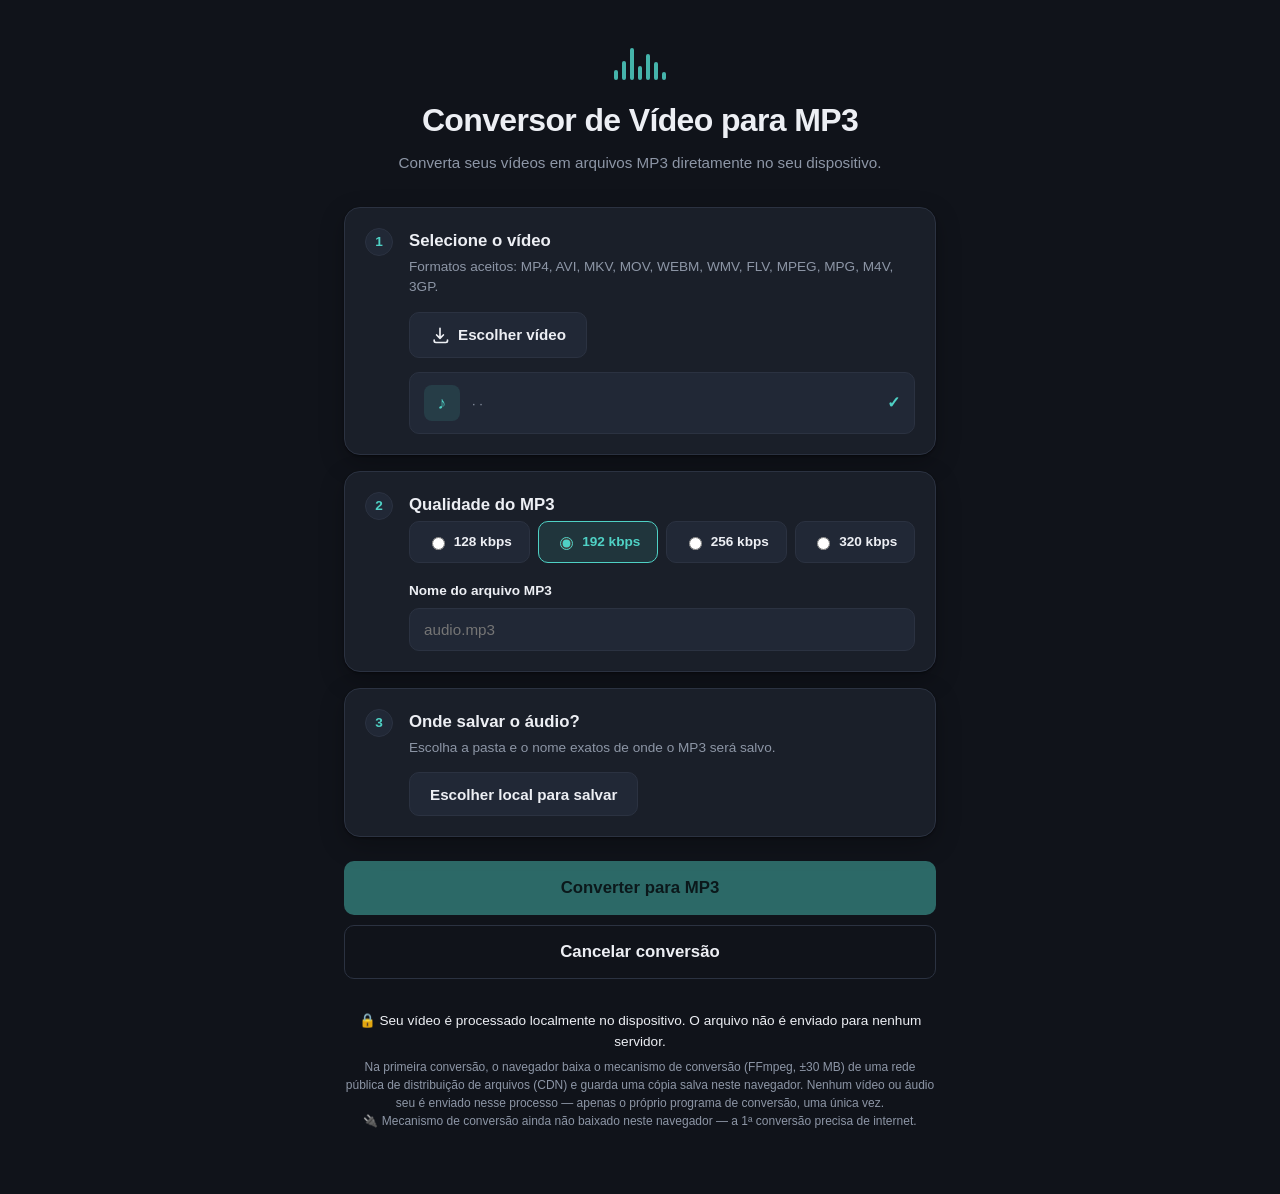
<file: index.html>
<!DOCTYPE html>
<html lang="pt-BR">
<head>
<meta charset="UTF-8">
<meta name="viewport" content="width=device-width, initial-scale=1.0">
<title>Conversor de Vídeo para MP3</title>
<meta name="description" content="Converta vídeos em áudio MP3 diretamente no seu navegador, sem enviar arquivos para nenhum servidor.">
<link rel="manifest" href="manifest.json">
<meta name="theme-color" content="#10131a">
<link rel="icon" href="icon-192.png">
<link rel="apple-touch-icon" href="icon-192.png">
<link rel="stylesheet" href="style.css">
</head>
<body>

<div class="app">

  <!-- Cabeçalho -->
  <header class="app-header">
    <div class="wave" aria-hidden="true">
      <span></span><span></span><span></span><span></span><span></span><span></span><span></span>
    </div>
    <h1>Conversor de Vídeo para MP3</h1>
    <p class="subtitle">Converta seus vídeos em arquivos MP3 diretamente no seu dispositivo.</p>
  </header>

  <!-- Aviso de compatibilidade (oculto por padrão) -->
  <div id="incompatible-banner" class="banner banner-danger" role="alert" hidden>
    <strong>Navegador incompatível.</strong>
    <span id="incompatible-message">Este navegador não tem suporte à conversão local de vídeos. Tente usar uma versão recente do Chrome, Edge ou Firefox.</span>
  </div>

  <main id="app-main">

    <!-- ETAPA 1: Selecionar vídeo -->
    <section class="card step" aria-labelledby="step1-title">
      <div class="step-marker" aria-hidden="true">1</div>
      <div class="step-body">
        <h2 id="step1-title">Selecione o vídeo</h2>
        <p class="hint">Formatos aceitos: MP4, AVI, MKV, MOV, WEBM, WMV, FLV, MPEG, MPG, M4V, 3GP.</p>

        <button type="button" id="btn-choose-video" class="btn btn-secondary">
          <svg viewBox="0 0 24 24" width="20" height="20" aria-hidden="true"><path fill="currentColor" d="M12 3a1 1 0 0 1 1 1v9.59l2.3-2.3a1 1 0 1 1 1.4 1.42l-4 4a1 1 0 0 1-1.4 0l-4-4a1 1 0 1 1 1.4-1.42l2.3 2.3V4a1 1 0 0 1 1-1Zm-7 14a1 1 0 0 1 1 1v1a1 1 0 0 0 1 1h12a1 1 0 0 0 1-1v-1a1 1 0 1 1 2 0v1a3 3 0 0 1-3 3H7a3 3 0 0 1-3-3v-1a1 1 0 0 1 1-1Z"/></svg>
          Escolher vídeo
        </button>
        <input type="file" id="video-input" class="visually-hidden"
               accept="video/*,.mkv,.wmv,.flv,.3gp,.mpg,.mpeg,.m4v,.avi,.mov,.webm,.mp4">

        <div id="file-info" class="file-info" hidden>
          <div class="file-info-icon" aria-hidden="true">♪</div>
          <div class="file-info-details">
            <p class="file-name" id="file-name"></p>
            <p class="file-meta">
              <span id="file-ext"></span> ·
              <span id="file-size"></span> ·
              <span id="file-duration"></span>
            </p>
          </div>
          <div class="file-info-check" aria-hidden="true">✓</div>
        </div>

        <p id="file-error" class="field-error" role="alert" hidden></p>
      </div>
    </section>

    <!-- ETAPA 2: Qualidade -->
    <section class="card step" aria-labelledby="step2-title">
      <div class="step-marker" aria-hidden="true">2</div>
      <div class="step-body">
        <h2 id="step2-title">Qualidade do MP3</h2>
        <div class="quality-options" role="radiogroup" aria-labelledby="step2-title">
          <label class="quality-option">
            <input type="radio" name="quality" value="128k">
            <span>128 kbps</span>
          </label>
          <label class="quality-option">
            <input type="radio" name="quality" value="192k" checked>
            <span>192 kbps</span>
          </label>
          <label class="quality-option">
            <input type="radio" name="quality" value="256k">
            <span>256 kbps</span>
          </label>
          <label class="quality-option">
            <input type="radio" name="quality" value="320k">
            <span>320 kbps</span>
          </label>
        </div>

        <label class="field-label" for="output-filename">Nome do arquivo MP3</label>
        <input type="text" id="output-filename" class="text-input" placeholder="audio.mp3">
      </div>
    </section>

    <!-- ETAPA 3: Onde salvar -->
    <section class="card step" aria-labelledby="step3-title">
      <div class="step-marker" aria-hidden="true">3</div>
      <div class="step-body">
        <h2 id="step3-title">Onde salvar o áudio?</h2>

        <div id="save-fsapi-block">
          <p class="hint">Escolha a pasta e o nome exatos de onde o MP3 será salvo.</p>
          <button type="button" id="btn-choose-folder" class="btn btn-secondary">Escolher local para salvar</button>
          <p id="save-location-status" class="location-status" hidden></p>
        </div>

        <div id="save-fallback-block" class="banner banner-info" hidden>
          Seu navegador não permite escolher a pasta diretamente. O MP3 será baixado através da caixa de downloads do navegador, que pode perguntar onde salvar, dependendo das configurações.
        </div>
      </div>
    </section>

    <!-- Botão principal -->
    <div class="convert-block">
      <button type="button" id="btn-convert" class="btn btn-primary btn-large" disabled>
        <span id="btn-convert-label">Converter para MP3</span>
      </button>
      <button type="button" id="btn-cancel" class="btn btn-outline btn-large" hidden>Cancelar conversão</button>

      <div id="progress-block" class="progress-block" hidden>
        <div class="progress-track" role="progressbar" aria-valuemin="0" aria-valuemax="100" aria-valuenow="0" id="progress-track">
          <div class="progress-fill" id="progress-fill"></div>
        </div>
        <p class="progress-label" id="progress-label" aria-live="polite">Preparando...</p>
      </div>
    </div>

    <p id="convert-error" class="field-error field-error-block" role="alert" hidden></p>

    <!-- Resultado -->
    <section id="result-block" class="card result-card" hidden aria-live="polite">
      <div class="result-icon" aria-hidden="true">✓</div>
      <h2>Conversão concluída!</h2>
      <div class="result-details">
        <p><strong>Arquivo:</strong> <span id="result-name"></span></p>
        <p><strong>Tamanho:</strong> <span id="result-size"></span></p>
        <p><strong>Duração:</strong> <span id="result-duration"></span></p>
      </div>
      <div class="result-actions">
        <button type="button" id="btn-save-mp3" class="btn btn-primary" hidden>Salvar MP3</button>
        <button type="button" id="btn-new-conversion" class="btn btn-outline">Nova conversão</button>
      </div>
    </section>

  </main>

  <footer class="app-footer">
    <p class="privacy-note">
      🔒 Seu vídeo é processado localmente no dispositivo. O arquivo não é enviado para nenhum servidor.
    </p>
    <p class="privacy-note-small">
      Na primeira conversão, o navegador baixa o mecanismo de conversão (FFmpeg, ±30&nbsp;MB) de uma rede pública de distribuição de arquivos (CDN) e guarda uma cópia salva neste navegador. Nenhum vídeo ou áudio seu é enviado nesse processo — apenas o próprio programa de conversão, uma única vez.
    </p>
    <p class="privacy-note-small" id="offline-status">Verificando disponibilidade offline...</p>
  </footer>

</div>

<script type="module" src="script.js"></script>
</body>
</html>
</file>
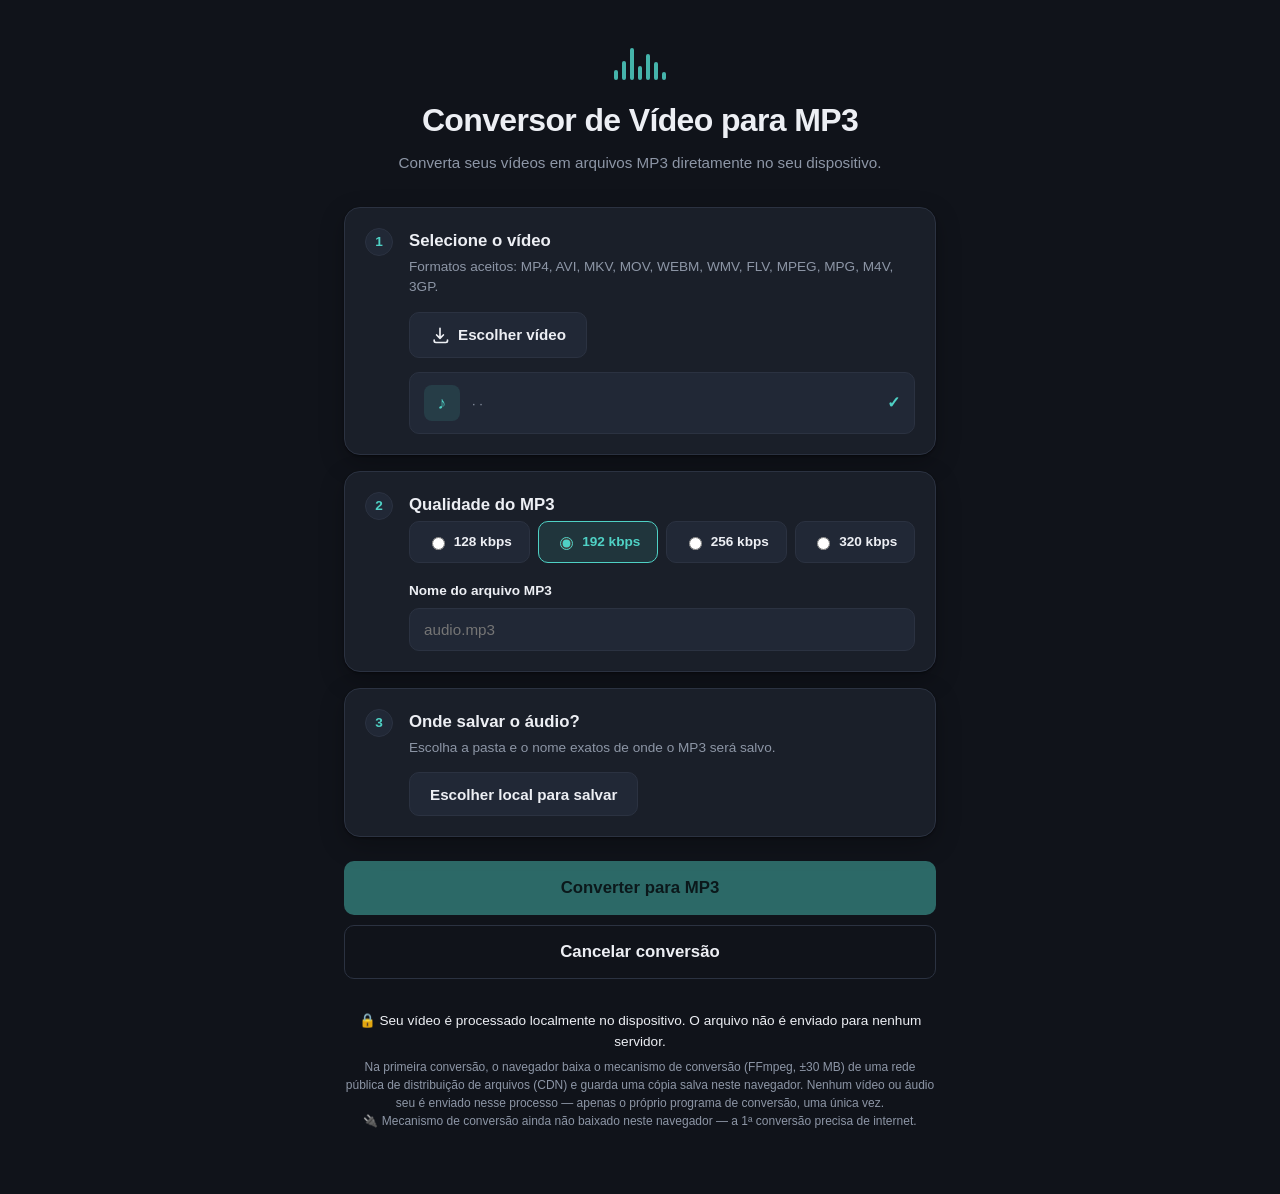
<file: conversor-video-mp3 (1).html>
<!DOCTYPE html>
<html lang="pt-BR">
<head>
<meta charset="UTF-8">
<meta name="viewport" content="width=device-width, initial-scale=1.0">
<title>Conversor de Vídeo para MP3</title>
<meta name="description" content="Converta vídeos em áudio MP3 diretamente no seu navegador, sem enviar arquivos para nenhum servidor.">
<style>
/* ============================================
   Tokens
============================================ */
:root {
  --bg: #10131a;
  --surface: #1a1f29;
  --surface-2: #212836;
  --border: #2b3241;
  --text: #edeff4;
  --text-muted: #8d96a6;
  --accent: #4fd1c5;
  --accent-strong: #2dbdaf;
  --accent-contrast: #06201d;
  --warn: #f2a65a;
  --danger: #f2666b;
  --danger-bg: #3a1f22;
  --info-bg: #1c2b36;
  --info-text: #a9d3e6;
  --radius: 10px;
  --radius-lg: 16px;
  --shadow: 0 1px 2px rgba(0, 0, 0, 0.4), 0 8px 24px rgba(0, 0, 0, 0.25);
  --font: -apple-system, BlinkMacSystemFont, "Segoe UI", Roboto, Helvetica, Arial, sans-serif;
}

* { box-sizing: border-box; }

html, body {
  margin: 0;
  padding: 0;
  background: var(--bg);
  color: var(--text);
  font-family: var(--font);
  -webkit-font-smoothing: antialiased;
}

body {
  min-height: 100vh;
  line-height: 1.5;
}

.visually-hidden {
  position: absolute !important;
  width: 1px; height: 1px;
  padding: 0; margin: -1px;
  overflow: hidden;
  clip: rect(0,0,0,0);
  white-space: nowrap;
  border: 0;
}

:focus-visible {
  outline: 2px solid var(--accent);
  outline-offset: 2px;
}

/* ============================================
   Layout
============================================ */
.app {
  max-width: 640px;
  margin: 0 auto;
  padding: 24px 16px 48px;
}

@media (min-width: 640px) {
  .app { padding: 48px 24px 64px; }
}

.app-header {
  text-align: center;
  margin-bottom: 32px;
}

.app-header h1 {
  font-size: clamp(1.5rem, 4vw, 2rem);
  font-weight: 700;
  letter-spacing: -0.02em;
  margin: 0 0 8px;
}

.subtitle {
  color: var(--text-muted);
  margin: 0;
  font-size: 0.95rem;
}

/* Waveform decoration */
.wave {
  display: flex;
  align-items: flex-end;
  justify-content: center;
  gap: 4px;
  height: 32px;
  margin-bottom: 16px;
}
.wave span {
  display: block;
  width: 4px;
  border-radius: 2px;
  background: var(--accent);
  opacity: 0.85;
}
.wave span:nth-child(1) { height: 30%; }
.wave span:nth-child(2) { height: 60%; }
.wave span:nth-child(3) { height: 100%; }
.wave span:nth-child(4) { height: 45%; }
.wave span:nth-child(5) { height: 80%; }
.wave span:nth-child(6) { height: 55%; }
.wave span:nth-child(7) { height: 25%; }

.wave.animating span {
  animation: wave-bounce 0.9s ease-in-out infinite;
}
.wave span:nth-child(1) { animation-delay: 0s; }
.wave span:nth-child(2) { animation-delay: 0.1s; }
.wave span:nth-child(3) { animation-delay: 0.2s; }
.wave span:nth-child(4) { animation-delay: 0.3s; }
.wave span:nth-child(5) { animation-delay: 0.4s; }
.wave span:nth-child(6) { animation-delay: 0.5s; }
.wave span:nth-child(7) { animation-delay: 0.6s; }

@keyframes wave-bounce {
  0%, 100% { transform: scaleY(0.4); }
  50% { transform: scaleY(1); }
}

@media (prefers-reduced-motion: reduce) {
  .wave.animating span { animation: none; }
}

/* ============================================
   Cards / Steps
============================================ */
.card {
  background: var(--surface);
  border: 1px solid var(--border);
  border-radius: var(--radius-lg);
  box-shadow: var(--shadow);
  margin-bottom: 16px;
}

.step {
  display: flex;
  gap: 16px;
  padding: 20px;
}

.step-marker {
  flex: 0 0 auto;
  width: 28px;
  height: 28px;
  border-radius: 50%;
  background: var(--surface-2);
  border: 1px solid var(--border);
  color: var(--accent);
  font-weight: 700;
  font-size: 0.85rem;
  display: flex;
  align-items: center;
  justify-content: center;
}

.step-body { flex: 1 1 auto; min-width: 0; }

.step-body h2 {
  font-size: 1.05rem;
  font-weight: 700;
  margin: 0 0 4px;
}

.hint {
  color: var(--text-muted);
  font-size: 0.85rem;
  margin: 0 0 14px;
}

/* ============================================
   Buttons
============================================ */
.btn {
  display: inline-flex;
  align-items: center;
  justify-content: center;
  gap: 8px;
  font-family: inherit;
  font-size: 0.95rem;
  font-weight: 600;
  border-radius: var(--radius);
  border: 1px solid transparent;
  padding: 12px 20px;
  cursor: pointer;
  transition: background-color 0.15s ease, border-color 0.15s ease, opacity 0.15s ease;
  min-height: 44px;
}

.btn:disabled {
  opacity: 0.45;
  cursor: not-allowed;
}

.btn-secondary {
  background: var(--surface-2);
  border-color: var(--border);
  color: var(--text);
}
.btn-secondary:hover:not(:disabled) { border-color: var(--accent); }

.btn-primary {
  background: var(--accent);
  color: var(--accent-contrast);
}
.btn-primary:hover:not(:disabled) { background: var(--accent-strong); }

.btn-outline {
  background: transparent;
  border-color: var(--border);
  color: var(--text);
}
.btn-outline:hover:not(:disabled) { border-color: var(--text-muted); }

.btn-large {
  width: 100%;
  font-size: 1.05rem;
  padding: 16px 24px;
}

/* ============================================
   File info
============================================ */
.file-info {
  margin-top: 14px;
  display: flex;
  align-items: center;
  gap: 12px;
  padding: 12px 14px;
  background: var(--surface-2);
  border: 1px solid var(--border);
  border-radius: var(--radius);
}

.file-info-icon {
  flex: 0 0 auto;
  width: 36px;
  height: 36px;
  border-radius: 8px;
  background: rgba(79, 209, 197, 0.12);
  color: var(--accent);
  display: flex;
  align-items: center;
  justify-content: center;
  font-size: 1.1rem;
}

.file-info-details { flex: 1 1 auto; min-width: 0; }

.file-name {
  margin: 0;
  font-weight: 600;
  font-size: 0.9rem;
  overflow: hidden;
  text-overflow: ellipsis;
  white-space: nowrap;
}

.file-meta {
  margin: 2px 0 0;
  font-size: 0.8rem;
  color: var(--text-muted);
}

.file-info-check {
  flex: 0 0 auto;
  color: var(--accent);
  font-weight: 700;
}

/* ============================================
   Quality options
============================================ */
.quality-options {
  display: grid;
  grid-template-columns: repeat(2, 1fr);
  gap: 8px;
  margin-bottom: 18px;
}

@media (min-width: 480px) {
  .quality-options { grid-template-columns: repeat(4, 1fr); }
}

.quality-option {
  display: flex;
  align-items: center;
  justify-content: center;
  gap: 6px;
  padding: 10px 8px;
  border: 1px solid var(--border);
  border-radius: var(--radius);
  background: var(--surface-2);
  font-size: 0.85rem;
  font-weight: 600;
  cursor: pointer;
}

.quality-option:has(input:checked) {
  border-color: var(--accent);
  background: rgba(79, 209, 197, 0.12);
  color: var(--accent);
}

.quality-option input {
  accent-color: var(--accent);
}

.field-label {
  display: block;
  font-size: 0.85rem;
  font-weight: 600;
  margin-bottom: 6px;
}

.text-input {
  width: 100%;
  font-family: inherit;
  font-size: 0.95rem;
  padding: 12px 14px;
  border-radius: var(--radius);
  border: 1px solid var(--border);
  background: var(--surface-2);
  color: var(--text);
}

.text-input:focus { border-color: var(--accent); }

/* ============================================
   Save location
============================================ */
.location-status {
  margin: 10px 0 0;
  font-size: 0.85rem;
  color: var(--accent);
  font-weight: 600;
}

/* ============================================
   Banners
============================================ */
.banner {
  padding: 12px 14px;
  border-radius: var(--radius);
  font-size: 0.85rem;
  margin-bottom: 16px;
}

.banner-info {
  background: var(--info-bg);
  color: var(--info-text);
  border: 1px solid rgba(169, 211, 230, 0.2);
}

.banner-danger {
  background: var(--danger-bg);
  color: #ffc2c5;
  border: 1px solid rgba(242, 102, 107, 0.3);
}

/* ============================================
   Convert block / progress
============================================ */
.convert-block {
  display: flex;
  flex-direction: column;
  gap: 10px;
  margin: 24px 0 8px;
}

.progress-block { margin-top: 4px; }

.progress-track {
  height: 10px;
  border-radius: 999px;
  background: var(--surface-2);
  border: 1px solid var(--border);
  overflow: hidden;
}

.progress-fill {
  height: 100%;
  width: 0%;
  background: var(--accent);
  border-radius: 999px;
  transition: width 0.2s ease;
}

.progress-label {
  margin: 8px 0 0;
  font-size: 0.85rem;
  color: var(--text-muted);
  text-align: center;
}

.field-error {
  color: var(--danger);
  font-size: 0.85rem;
  margin: 10px 0 0;
}

.field-error-block {
  text-align: center;
  margin: 0 0 16px;
}

/* ============================================
   Result
============================================ */
.result-card {
  padding: 24px 20px;
  text-align: center;
}

.result-icon {
  width: 48px;
  height: 48px;
  border-radius: 50%;
  background: rgba(79, 209, 197, 0.15);
  color: var(--accent);
  font-size: 1.4rem;
  display: flex;
  align-items: center;
  justify-content: center;
  margin: 0 auto 12px;
}

.result-card h2 {
  margin: 0 0 12px;
  font-size: 1.2rem;
}

.result-details {
  text-align: left;
  background: var(--surface-2);
  border: 1px solid var(--border);
  border-radius: var(--radius);
  padding: 12px 16px;
  margin-bottom: 18px;
}

.result-details p {
  margin: 4px 0;
  font-size: 0.9rem;
}

.result-actions {
  display: flex;
  flex-direction: column;
  gap: 10px;
}

@media (min-width: 480px) {
  .result-actions { flex-direction: row; }
  .result-actions .btn { flex: 1; }
}

/* ============================================
   Footer
============================================ */
.app-footer {
  margin-top: 32px;
  text-align: center;
}

.privacy-note {
  font-size: 0.85rem;
  color: var(--text);
  margin: 0 0 6px;
}

.privacy-note-small {
  font-size: 0.75rem;
  color: var(--text-muted);
  margin: 0;
  line-height: 1.5;
}

</style>
</head>
<body>

<div class="app">

  <!-- Cabeçalho -->
  <header class="app-header">
    <div class="wave" aria-hidden="true">
      <span></span><span></span><span></span><span></span><span></span><span></span><span></span>
    </div>
    <h1>Conversor de Vídeo para MP3</h1>
    <p class="subtitle">Converta seus vídeos em arquivos MP3 diretamente no seu dispositivo.</p>
  </header>

  <!-- Aviso de compatibilidade (oculto por padrão) -->
  <div id="incompatible-banner" class="banner banner-danger" role="alert" hidden>
    <strong>Navegador incompatível.</strong>
    <span id="incompatible-message">Este navegador não tem suporte à conversão local de vídeos. Tente usar uma versão recente do Chrome, Edge ou Firefox.</span>
  </div>

  <main id="app-main">

    <!-- ETAPA 1: Selecionar vídeo -->
    <section class="card step" aria-labelledby="step1-title">
      <div class="step-marker" aria-hidden="true">1</div>
      <div class="step-body">
        <h2 id="step1-title">Selecione o vídeo</h2>
        <p class="hint">Formatos aceitos: MP4, AVI, MKV, MOV, WEBM, WMV, FLV, MPEG, MPG, M4V, 3GP.</p>

        <button type="button" id="btn-choose-video" class="btn btn-secondary">
          <svg viewBox="0 0 24 24" width="20" height="20" aria-hidden="true"><path fill="currentColor" d="M12 3a1 1 0 0 1 1 1v9.59l2.3-2.3a1 1 0 1 1 1.4 1.42l-4 4a1 1 0 0 1-1.4 0l-4-4a1 1 0 1 1 1.4-1.42l2.3 2.3V4a1 1 0 0 1 1-1Zm-7 14a1 1 0 0 1 1 1v1a1 1 0 0 0 1 1h12a1 1 0 0 0 1-1v-1a1 1 0 1 1 2 0v1a3 3 0 0 1-3 3H7a3 3 0 0 1-3-3v-1a1 1 0 0 1 1-1Z"/></svg>
          Escolher vídeo
        </button>
        <input type="file" id="video-input" class="visually-hidden"
               accept="video/*,.mkv,.wmv,.flv,.3gp,.mpg,.mpeg,.m4v,.avi,.mov,.webm,.mp4">

        <div id="file-info" class="file-info" hidden>
          <div class="file-info-icon" aria-hidden="true">♪</div>
          <div class="file-info-details">
            <p class="file-name" id="file-name"></p>
            <p class="file-meta">
              <span id="file-ext"></span> ·
              <span id="file-size"></span> ·
              <span id="file-duration"></span>
            </p>
          </div>
          <div class="file-info-check" aria-hidden="true">✓</div>
        </div>

        <p id="file-error" class="field-error" role="alert" hidden></p>
      </div>
    </section>

    <!-- ETAPA 2: Qualidade -->
    <section class="card step" aria-labelledby="step2-title">
      <div class="step-marker" aria-hidden="true">2</div>
      <div class="step-body">
        <h2 id="step2-title">Qualidade do MP3</h2>
        <div class="quality-options" role="radiogroup" aria-labelledby="step2-title">
          <label class="quality-option">
            <input type="radio" name="quality" value="128k">
            <span>128 kbps</span>
          </label>
          <label class="quality-option">
            <input type="radio" name="quality" value="192k" checked>
            <span>192 kbps</span>
          </label>
          <label class="quality-option">
            <input type="radio" name="quality" value="256k">
            <span>256 kbps</span>
          </label>
          <label class="quality-option">
            <input type="radio" name="quality" value="320k">
            <span>320 kbps</span>
          </label>
        </div>

        <label class="field-label" for="output-filename">Nome do arquivo MP3</label>
        <input type="text" id="output-filename" class="text-input" placeholder="audio.mp3">
      </div>
    </section>

    <!-- ETAPA 3: Onde salvar -->
    <section class="card step" aria-labelledby="step3-title">
      <div class="step-marker" aria-hidden="true">3</div>
      <div class="step-body">
        <h2 id="step3-title">Onde salvar o áudio?</h2>

        <div id="save-fsapi-block">
          <p class="hint">Escolha a pasta e o nome exatos de onde o MP3 será salvo.</p>
          <button type="button" id="btn-choose-folder" class="btn btn-secondary">Escolher local para salvar</button>
          <p id="save-location-status" class="location-status" hidden></p>
        </div>

        <div id="save-fallback-block" class="banner banner-info" hidden>
          Seu navegador não permite escolher a pasta diretamente. O MP3 será baixado através da caixa de downloads do navegador, que pode perguntar onde salvar, dependendo das configurações.
        </div>
      </div>
    </section>

    <!-- Botão principal -->
    <div class="convert-block">
      <button type="button" id="btn-convert" class="btn btn-primary btn-large" disabled>
        <span id="btn-convert-label">Converter para MP3</span>
      </button>
      <button type="button" id="btn-cancel" class="btn btn-outline btn-large" hidden>Cancelar conversão</button>

      <div id="progress-block" class="progress-block" hidden>
        <div class="progress-track" role="progressbar" aria-valuemin="0" aria-valuemax="100" aria-valuenow="0" id="progress-track">
          <div class="progress-fill" id="progress-fill"></div>
        </div>
        <p class="progress-label" id="progress-label" aria-live="polite">Preparando...</p>
      </div>
    </div>

    <p id="convert-error" class="field-error field-error-block" role="alert" hidden></p>

    <!-- Resultado -->
    <section id="result-block" class="card result-card" hidden aria-live="polite">
      <div class="result-icon" aria-hidden="true">✓</div>
      <h2>Conversão concluída!</h2>
      <div class="result-details">
        <p><strong>Arquivo:</strong> <span id="result-name"></span></p>
        <p><strong>Tamanho:</strong> <span id="result-size"></span></p>
        <p><strong>Duração:</strong> <span id="result-duration"></span></p>
      </div>
      <div class="result-actions">
        <button type="button" id="btn-save-mp3" class="btn btn-primary" hidden>Salvar MP3</button>
        <button type="button" id="btn-new-conversion" class="btn btn-outline">Nova conversão</button>
      </div>
    </section>

  </main>

  <footer class="app-footer">
    <p class="privacy-note">
      🔒 Seu vídeo é processado localmente no dispositivo. O arquivo não é enviado para nenhum servidor.
    </p>
    <p class="privacy-note-small">
      Na primeira conversão, o navegador baixa o mecanismo de conversão (FFmpeg, ±30&nbsp;MB) de uma rede pública de distribuição de arquivos (CDN) e guarda uma cópia salva neste navegador. Nenhum vídeo ou áudio seu é enviado nesse processo — apenas o próprio programa de conversão, uma única vez.
    </p>
    <p class="privacy-note-small" id="offline-status">Verificando disponibilidade offline...</p>
  </footer>

</div>

<script type="module">
/* =========================================================================
   Conversor de Vídeo para MP3
   - Conversão real de áudio via FFmpeg WebAssembly (processamento 100% local)
   - Nenhum vídeo/áudio é enviado para servidores; apenas o motor FFmpeg
     (código, não dados do usuário) é baixado de uma CDN pública, uma única
     vez, e guardado no armazenamento interno do navegador (IndexedDB) para
     que as próximas conversões funcionem totalmente offline.
   ========================================================================= */

/* ---------- Bibliotecas externas utilizadas -----------------------------
   Apenas @ffmpeg/ffmpeg (0.12.x, um wrapper pequeno em JS), carregado via
   import() dinâmico a partir da CDN jsdelivr no momento em que o usuário
   inicia a primeira conversão. Os arquivos pesados do motor (ffmpeg-core.js
   e ffmpeg-core.wasm, juntos ±30 MB) também vêm da CDN na primeira vez, mas
   ficam salvos localmente (IndexedDB) depois disso — ver fetchCoreAsset().
   -------------------------------------------------------------------- */
const FFMPEG_JS_URL = "https://cdn.jsdelivr.net/npm/@ffmpeg/ffmpeg@0.12.10/dist/esm/index.js";
const FFMPEG_WORKER_URL = "https://cdn.jsdelivr.net/npm/@ffmpeg/ffmpeg@0.12.10/dist/esm/worker.js";
const FFMPEG_CORE_BASE = "https://cdn.jsdelivr.net/npm/@ffmpeg/core@0.12.6/dist/esm";

const OFFLINE_DB_NAME = "conversor-mp3-ffmpeg-cache";
const OFFLINE_DB_STORE = "core-files";

const ALLOWED_EXTENSIONS = [
  "mp4", "avi", "mkv", "mov", "webm", "wmv", "flv", "mpeg", "mpg", "m4v", "3gp"
];

const LARGE_FILE_WARNING_BYTES = 1024 * 1024 * 1024; // 1 GB

/* ---------- Referências de elementos ------------------------------------ */
const el = {
  incompatibleBanner: document.getElementById("incompatible-banner"),
  incompatibleMessage: document.getElementById("incompatible-message"),

  btnChooseVideo: document.getElementById("btn-choose-video"),
  videoInput: document.getElementById("video-input"),
  fileInfo: document.getElementById("file-info"),
  fileName: document.getElementById("file-name"),
  fileExt: document.getElementById("file-ext"),
  fileSize: document.getElementById("file-size"),
  fileDuration: document.getElementById("file-duration"),
  fileError: document.getElementById("file-error"),

  outputFilename: document.getElementById("output-filename"),

  saveFsapiBlock: document.getElementById("save-fsapi-block"),
  saveFallbackBlock: document.getElementById("save-fallback-block"),
  btnChooseFolder: document.getElementById("btn-choose-folder"),
  saveLocationStatus: document.getElementById("save-location-status"),

  btnConvert: document.getElementById("btn-convert"),
  btnConvertLabel: document.getElementById("btn-convert-label"),
  btnCancel: document.getElementById("btn-cancel"),
  progressBlock: document.getElementById("progress-block"),
  progressTrack: document.getElementById("progress-track"),
  progressFill: document.getElementById("progress-fill"),
  progressLabel: document.getElementById("progress-label"),
  convertError: document.getElementById("convert-error"),

  resultBlock: document.getElementById("result-block"),
  resultName: document.getElementById("result-name"),
  resultSize: document.getElementById("result-size"),
  resultDuration: document.getElementById("result-duration"),
  btnSaveMp3: document.getElementById("btn-save-mp3"),
  btnNewConversion: document.getElementById("btn-new-conversion"),

  wave: document.querySelector(".wave"),
  offlineStatus: document.getElementById("offline-status"),
};

/* ---------- Estado da aplicação ------------------------------------------ */
const state = {
  file: null,
  fileExt: "",
  duration: null, // segundos, ou null se desconhecido
  saveHandle: null, // FileSystemFileHandle, quando disponível
  isConverting: false,
  ffmpeg: null, // instância carregada do FFmpeg
  ffmpegLoaded: false,
  supportsFsApi: "showSaveFilePicker" in window,
  lastObjectUrl: null,
};

/* =========================================================================
   Utilitários
   ========================================================================= */

function formatBytes(bytes) {
  if (!Number.isFinite(bytes)) return "tamanho desconhecido";
  if (bytes < 1024) return `${bytes} B`;
  const units = ["KB", "MB", "GB"];
  let value = bytes;
  let unitIndex = -1;
  do {
    value /= 1024;
    unitIndex++;
  } while (value >= 1024 && unitIndex < units.length - 1);
  return `${value.toFixed(value < 10 ? 2 : 1)} ${units[unitIndex]}`;
}

function formatDuration(seconds) {
  if (!Number.isFinite(seconds) || seconds <= 0) return "não disponível";
  const totalSeconds = Math.round(seconds);
  const h = Math.floor(totalSeconds / 3600);
  const m = Math.floor((totalSeconds % 3600) / 60);
  const s = totalSeconds % 60;
  const pad = (n) => String(n).padStart(2, "0");
  return h > 0 ? `${h}:${pad(m)}:${pad(s)}` : `${m}:${pad(s)}`;
}

function getExtension(filename) {
  const parts = filename.split(".");
  if (parts.length < 2) return "";
  return parts.pop().toLowerCase();
}

function sanitizeFilename(name) {
  // Remove separadores de caminho e caracteres problemáticos em nomes de arquivo.
  let clean = name.replace(/[\\/:*?"<>|]/g, "").trim();
  if (!clean) clean = "audio";
  if (!/\.mp3$/i.test(clean)) clean += ".mp3";
  return clean;
}

function showFieldError(target, message) {
  target.textContent = message;
  target.hidden = false;
}

function hideFieldError(target) {
  target.hidden = true;
  target.textContent = "";
}

function setWaveAnimating(isAnimating) {
  el.wave.classList.toggle("animating", isAnimating);
}

/* =========================================================================
   Verificação de compatibilidade do navegador
   ========================================================================= */

function checkBrowserCompatibility() {
  if (typeof WebAssembly === "undefined") {
    el.incompatibleMessage.textContent =
      "Este navegador não tem suporte a WebAssembly, necessário para converter vídeos localmente. Atualize o navegador ou use uma versão recente do Chrome, Edge ou Firefox.";
    el.incompatibleBanner.hidden = false;
    el.btnConvert.disabled = true;
    el.btnChooseVideo.disabled = true;
    return false;
  }
  return true;
}

/* =========================================================================
   Seleção do vídeo
   ========================================================================= */

el.btnChooseVideo.addEventListener("click", () => {
  el.videoInput.click();
});

el.videoInput.addEventListener("change", async (event) => {
  const file = event.target.files && event.target.files[0];
  // Se o usuário cancelar a caixa de seleção, nenhum evento é disparado com
  // arquivo vazio de forma relevante aqui; apenas garantimos que nada quebre.
  if (!file) return;

  hideFieldError(el.fileError);

  const ext = getExtension(file.name);
  if (!ALLOWED_EXTENSIONS.includes(ext)) {
    showFieldError(
      el.fileError,
      `Formato ".${ext || "desconhecido"}" não suportado. Formatos aceitos: ${ALLOWED_EXTENSIONS.join(", ").toUpperCase()}.`
    );
    el.fileInfo.hidden = true;
    resetVideoState();
    return;
  }

  if (file.size === 0) {
    showFieldError(el.fileError, "Este arquivo parece estar vazio ou corrompido. Escolha outro vídeo.");
    resetVideoState();
    return;
  }

  state.file = file;
  state.fileExt = ext;
  state.duration = null;

  el.fileName.textContent = file.name;
  el.fileExt.textContent = ext.toUpperCase();
  el.fileSize.textContent = formatBytes(file.size);
  el.fileDuration.textContent = "calculando duração...";
  el.fileInfo.hidden = false;

  if (file.size > LARGE_FILE_WARNING_BYTES) {
    showFieldError(
      el.fileError,
      "Este arquivo é bastante grande. Dependendo da memória disponível no dispositivo, a conversão pode falhar ou demorar bastante."
    );
  }

  // Nome de saída sugerido
  const baseName = file.name.replace(/\.[^.]+$/, "");
  el.outputFilename.value = sanitizeFilename(baseName + ".mp3");

  updateConvertButtonState();
  await readVideoDuration(file);
});

function resetVideoState() {
  state.file = null;
  state.fileExt = "";
  state.duration = null;
  el.videoInput.value = "";
  updateConvertButtonState();
}

function readVideoDuration(file) {
  return new Promise((resolve) => {
    const videoEl = document.createElement("video");
    const url = URL.createObjectURL(file);
    let settled = false;

    const finish = (duration) => {
      if (settled) return;
      settled = true;
      URL.revokeObjectURL(url);
      state.duration = Number.isFinite(duration) && duration > 0 ? duration : null;
      el.fileDuration.textContent = formatDuration(state.duration);
      resolve();
    };

    videoEl.preload = "metadata";
    videoEl.onloadedmetadata = () => finish(videoEl.duration);
    videoEl.onerror = () => finish(null);
    // Alguns contêineres (ex.: certos MKV/AVI) podem não ser decodificáveis
    // pelo elemento <video> do navegador, mesmo que o FFmpeg consiga lê-los.
    videoEl.src = url;

    // Failsafe: não travar a interface caso o evento nunca dispare.
    setTimeout(() => finish(null), 6000);
  });
}

/* =========================================================================
   Qualidade e nome do arquivo de saída
   ========================================================================= */

function getSelectedQuality() {
  const checked = document.querySelector('input[name="quality"]:checked');
  return checked ? checked.value : "192k";
}

el.outputFilename.addEventListener("blur", () => {
  el.outputFilename.value = sanitizeFilename(el.outputFilename.value || "audio");
});

/* =========================================================================
   Onde salvar (File System Access API / fallback)
   ========================================================================= */

function initSaveLocationUI() {
  if (state.supportsFsApi) {
    el.saveFsapiBlock.hidden = false;
    el.saveFallbackBlock.hidden = true;
  } else {
    el.saveFsapiBlock.hidden = true;
    el.saveFallbackBlock.hidden = false;
  }
}

el.btnChooseFolder.addEventListener("click", async () => {
  try {
    const suggestedName = sanitizeFilename(el.outputFilename.value || "audio");
    const handle = await window.showSaveFilePicker({
      suggestedName,
      types: [
        {
          description: "Áudio MP3",
          accept: { "audio/mpeg": [".mp3"] },
        },
      ],
    });
    state.saveHandle = handle;
    el.saveLocationStatus.textContent = `Local selecionado: ${handle.name}`;
    el.saveLocationStatus.hidden = false;
    // Mantém o nome do arquivo em sincronia com o escolhido no diálogo.
    el.outputFilename.value = handle.name;
  } catch (err) {
    if (err && err.name === "AbortError") {
      // Usuário cancelou o diálogo de salvamento: não é um erro, apenas
      // mantemos o estado anterior sem incomodar o usuário.
      return;
    }
    showFieldError(
      el.fileError,
      "Não foi possível abrir o seletor de local para salvar. Você ainda pode converter e usar o botão \"Salvar MP3\" ao final."
    );
  }
});

/* =========================================================================
   Habilitar/desabilitar botão converter
   ========================================================================= */

function updateConvertButtonState() {
  el.btnConvert.disabled = !state.file || state.isConverting;
}

/* =========================================================================
   Armazenamento local do motor FFmpeg (IndexedDB) — permite uso offline
   depois da primeira conversão, independente do cache normal do navegador.
   ========================================================================= */

function idbOpen() {
  return new Promise((resolve, reject) => {
    if (!("indexedDB" in window)) {
      reject(new Error("IndexedDB indisponível"));
      return;
    }
    const request = indexedDB.open(OFFLINE_DB_NAME, 1);
    request.onupgradeneeded = () => {
      request.result.createObjectStore(OFFLINE_DB_STORE);
    };
    request.onsuccess = () => resolve(request.result);
    request.onerror = () => reject(request.error);
  });
}

async function idbGetBlob(key) {
  try {
    const db = await idbOpen();
    return await new Promise((resolve) => {
      const tx = db.transaction(OFFLINE_DB_STORE, "readonly");
      const req = tx.objectStore(OFFLINE_DB_STORE).get(key);
      req.onsuccess = () => resolve(req.result || null);
      req.onerror = () => resolve(null);
    });
  } catch (_) {
    return null;
  }
}

async function idbSetBlob(key, blob) {
  try {
    const db = await idbOpen();
    await new Promise((resolve, reject) => {
      const tx = db.transaction(OFFLINE_DB_STORE, "readwrite");
      tx.objectStore(OFFLINE_DB_STORE).put(blob, key);
      tx.oncomplete = () => resolve();
      tx.onerror = () => reject(tx.error);
    });
  } catch (_) {
    /* Não crítico: se não conseguir salvar, a conversão atual continua normalmente. */
  }
}

async function isFfmpegCachedOffline() {
  const [core, wasm, worker] = await Promise.all([
    idbGetBlob("ffmpeg-core.js"),
    idbGetBlob("ffmpeg-core.wasm"),
    idbGetBlob("ffmpeg-worker.js"),
  ]);
  return Boolean(core && wasm && worker);
}

/* Busca um arquivo do motor: usa a cópia salva localmente se existir; caso
   contrário, baixa da CDN e guarda uma cópia para a próxima vez. */
async function fetchCoreAsset(key, url, mimeType, onStatus) {
  const cached = await idbGetBlob(key);
  if (cached) {
    onStatus(`Usando mecanismo de conversão salvo neste navegador (${key})...`);
    return URL.createObjectURL(cached);
  }

  onStatus(`Baixando ${key} (apenas na primeira vez, precisa de internet)...`);
  const response = await fetch(url);
  if (!response.ok) {
    throw new Error(`HTTP ${response.status} ao baixar ${key}`);
  }
  const rawBlob = await response.blob();
  const typedBlob = rawBlob.type === mimeType ? rawBlob : new Blob([rawBlob], { type: mimeType });

  idbSetBlob(key, typedBlob); // salva em segundo plano; não bloqueia o uso atual

  return URL.createObjectURL(typedBlob);
}

/* =========================================================================
   Carregamento do FFmpeg (sob demanda, apenas na primeira conversão)
   ========================================================================= */

async function ensureFfmpegLoaded(onStatus) {
  if (state.ffmpegLoaded && state.ffmpeg) return state.ffmpeg;

  let FFmpeg;
  try {
    const ffmpegModule = await import(/* webpackIgnore: true */ FFMPEG_JS_URL);
    FFmpeg = ffmpegModule.FFmpeg;
  } catch (err) {
    throw new AppError(
      "Não foi possível carregar o componente inicial do conversor. É necessária internet apenas na primeira vez que este app é usado neste navegador."
    );
  }

  const ffmpeg = new FFmpeg();

  ffmpeg.on("log", () => {
    /* Silencioso: logs internos do FFmpeg não são exibidos ao usuário. */
  });

  try {
    const coreURL = await fetchCoreAsset(
      "ffmpeg-core.js",
      `${FFMPEG_CORE_BASE}/ffmpeg-core.js`,
      "text/javascript",
      onStatus
    );
    const wasmURL = await fetchCoreAsset(
      "ffmpeg-core.wasm",
      `${FFMPEG_CORE_BASE}/ffmpeg-core.wasm`,
      "application/wasm",
      onStatus
    );
    // O worker também precisa ser carregado a partir de uma cópia local
    // (blob), pois páginas abertas localmente (origem "null") não têm
    // permissão para criar Workers apontando diretamente para uma CDN.
    const classWorkerURL = await fetchCoreAsset(
      "ffmpeg-worker.js",
      FFMPEG_WORKER_URL,
      "text/javascript",
      onStatus
    );
    await ffmpeg.load({ coreURL, wasmURL, classWorkerURL });
  } catch (err) {
    console.error("Falha ao carregar o mecanismo de conversão:", err);
    const detail = err && err.message ? ` (detalhe técnico: ${err.message})` : "";
    throw new AppError(
      `Não foi possível preparar o mecanismo de conversão. Ele precisa ser baixado (uma única vez, ±30 MB) na primeira conversão — verifique sua conexão com a internet e tente novamente.${detail}`
    );
  }

  state.ffmpeg = ffmpeg;
  state.ffmpegLoaded = true;
  updateOfflineStatus();
  return ffmpeg;
}

class AppError extends Error {}

/* =========================================================================
   Conversão
   ========================================================================= */

el.btnConvert.addEventListener("click", startConversion);
el.btnCancel.addEventListener("click", cancelConversion);

async function startConversion() {
  if (!state.file || state.isConverting) return;

  hideFieldError(el.convertError);
  state.isConverting = true;
  updateConvertButtonState();
  el.btnCancel.hidden = false;
  el.btnConvertLabel.textContent = "Convertendo...";
  el.progressBlock.hidden = false;
  setProgress(0, "Preparando...");
  setWaveAnimating(true);

  const inputName = `input.${state.fileExt || "mp4"}`;
  const outputFilename = sanitizeFilename(el.outputFilename.value || "audio");
  const outputName = "output.mp3";
  const quality = getSelectedQuality();

  try {
    const ffmpeg = await ensureFfmpegLoaded((msg) => setProgress(0, msg));

    setProgress(2, "Carregando vídeo na memória...");
    const inputData = new Uint8Array(await state.file.arrayBuffer());
    await ffmpeg.writeFile(inputName, inputData);

    let lastPercent = 2;
    const onProgress = ({ progress }) => {
      if (!Number.isFinite(progress)) return;
      const percent = Math.max(0, Math.min(100, Math.round(progress * 100)));
      if (percent >= lastPercent) {
        lastPercent = percent;
        setProgress(percent, `Convertendo... ${percent}%`);
      }
    };
    ffmpeg.on("progress", onProgress);

    setProgress(lastPercent, "Extraindo e codificando áudio...");
    await ffmpeg.exec(["-i", inputName, "-vn", "-b:a", quality, "-y", outputName]);

    ffmpeg.off("progress", onProgress);
    setProgress(100, "Finalizando...");

    const data = await ffmpeg.readFile(outputName);
    const mp3Blob = new Blob([data.buffer], { type: "audio/mpeg" });

    // Limpeza dos arquivos temporários na memória virtual do FFmpeg.
    try {
      await ffmpeg.deleteFile(inputName);
      await ffmpeg.deleteFile(outputName);
    } catch (_) {
      /* Não crítico se a limpeza falhar. */
    }

    await handleConversionResult(mp3Blob, outputFilename);
  } catch (err) {
    handleConversionError(err);
  } finally {
    state.isConverting = false;
    updateConvertButtonState();
    el.btnCancel.hidden = true;
    el.btnConvertLabel.textContent = "Converter para MP3";
    el.progressBlock.hidden = true;
    setWaveAnimating(false);
  }
}

function setProgress(percent, label) {
  el.progressFill.style.width = `${percent}%`;
  el.progressTrack.setAttribute("aria-valuenow", String(percent));
  el.progressLabel.textContent = label;
}

async function cancelConversion() {
  if (!state.isConverting) return;
  try {
    if (state.ffmpeg) {
      state.ffmpeg.terminate();
    }
  } catch (_) {
    /* Ignorado: o objetivo é apenas garantir que o estado seja resetado. */
  }
  // Após terminate(), a instância não pode ser reaproveitada.
  state.ffmpeg = null;
  state.ffmpegLoaded = false;
  state.isConverting = false;
  el.progressBlock.hidden = true;
  el.btnCancel.hidden = true;
  el.btnConvertLabel.textContent = "Converter para MP3";
  setWaveAnimating(false);
  updateConvertButtonState();
  showFieldError(el.convertError, "Conversão cancelada.");
}

function handleConversionError(err) {
  let message = "Ocorreu um erro inesperado durante a conversão. Tente novamente.";

  if (err instanceof AppError) {
    message = err.message;
  } else if (err && typeof err.message === "string") {
    const msg = err.message.toLowerCase();
    if (msg.includes("out of memory") || msg.includes("oom") || msg.includes("memory access")) {
      message = "O navegador ficou sem memória para processar este vídeo. Tente um arquivo menor, feche outras abas ou use um dispositivo com mais memória disponível.";
    } else if (msg.includes("invalid data") || msg.includes("moov atom") || msg.includes("could not find codec")) {
      message = "Não foi possível ler o áudio deste vídeo. O arquivo pode estar corrompido ou usar um formato/codec não suportado.";
    } else if (msg.includes("fetch") || msg.includes("network")) {
      message = "Falha de conexão ao carregar o mecanismo de conversão. Verifique sua internet e tente novamente.";
    }
  }

  showFieldError(el.convertError, message);
}

/* =========================================================================
   Resultado e salvamento
   ========================================================================= */

async function handleConversionResult(blob, filename) {
  let savedAutomatically = false;

  if (state.saveHandle) {
    try {
      const writable = await state.saveHandle.createWritable();
      await writable.write(blob);
      await writable.close();
      savedAutomatically = true;
    } catch (err) {
      savedAutomatically = false;
      showFieldError(
        el.convertError,
        "O MP3 foi gerado, mas não foi possível salvá-lo automaticamente no local escolhido. Use o botão \"Salvar MP3\" abaixo."
      );
    }
  }

  if (state.lastObjectUrl) {
    URL.revokeObjectURL(state.lastObjectUrl);
  }
  state.lastObjectUrl = URL.createObjectURL(blob);

  el.resultName.textContent = filename;
  el.resultSize.textContent = formatBytes(blob.size);
  el.resultDuration.textContent = formatDuration(state.duration);

  el.btnSaveMp3.hidden = savedAutomatically;
  el.btnSaveMp3.onclick = () => downloadBlob(state.lastObjectUrl, filename);

  el.resultBlock.hidden = false;
  el.resultBlock.scrollIntoView({ behavior: "smooth", block: "start" });
}

function downloadBlob(url, filename) {
  const a = document.createElement("a");
  a.href = url;
  a.download = filename;
  document.body.appendChild(a);
  a.click();
  document.body.removeChild(a);
}

/* =========================================================================
   Nova conversão
   ========================================================================= */

el.btnNewConversion.addEventListener("click", () => {
  resetVideoState();
  state.saveHandle = null;

  el.fileInfo.hidden = true;
  hideFieldError(el.fileError);
  hideFieldError(el.convertError);
  el.saveLocationStatus.hidden = true;
  el.outputFilename.value = "";
  el.resultBlock.hidden = true;

  if (state.lastObjectUrl) {
    URL.revokeObjectURL(state.lastObjectUrl);
    state.lastObjectUrl = null;
  }

  document.querySelector('input[name="quality"][value="192k"]').checked = true;
  window.scrollTo({ top: 0, behavior: "smooth" });
});

/* =========================================================================
   Inicialização
   ========================================================================= */

async function updateOfflineStatus() {
  if (!("indexedDB" in window)) {
    el.offlineStatus.textContent = "Este navegador não suporta salvar o mecanismo de conversão para uso offline.";
    return;
  }
  const cached = await isFfmpegCachedOffline();
  el.offlineStatus.textContent = cached
    ? "✅ Mecanismo de conversão já salvo neste navegador — funciona sem internet."
    : "🔌 Mecanismo de conversão ainda não baixado neste navegador — a 1ª conversão precisa de internet.";
}

function init() {
  const compatible = checkBrowserCompatibility();
  initSaveLocationUI();
  updateConvertButtonState();
  updateOfflineStatus();
  if (!compatible) return;
}

init();

</script>
</body>
</html>
</file>
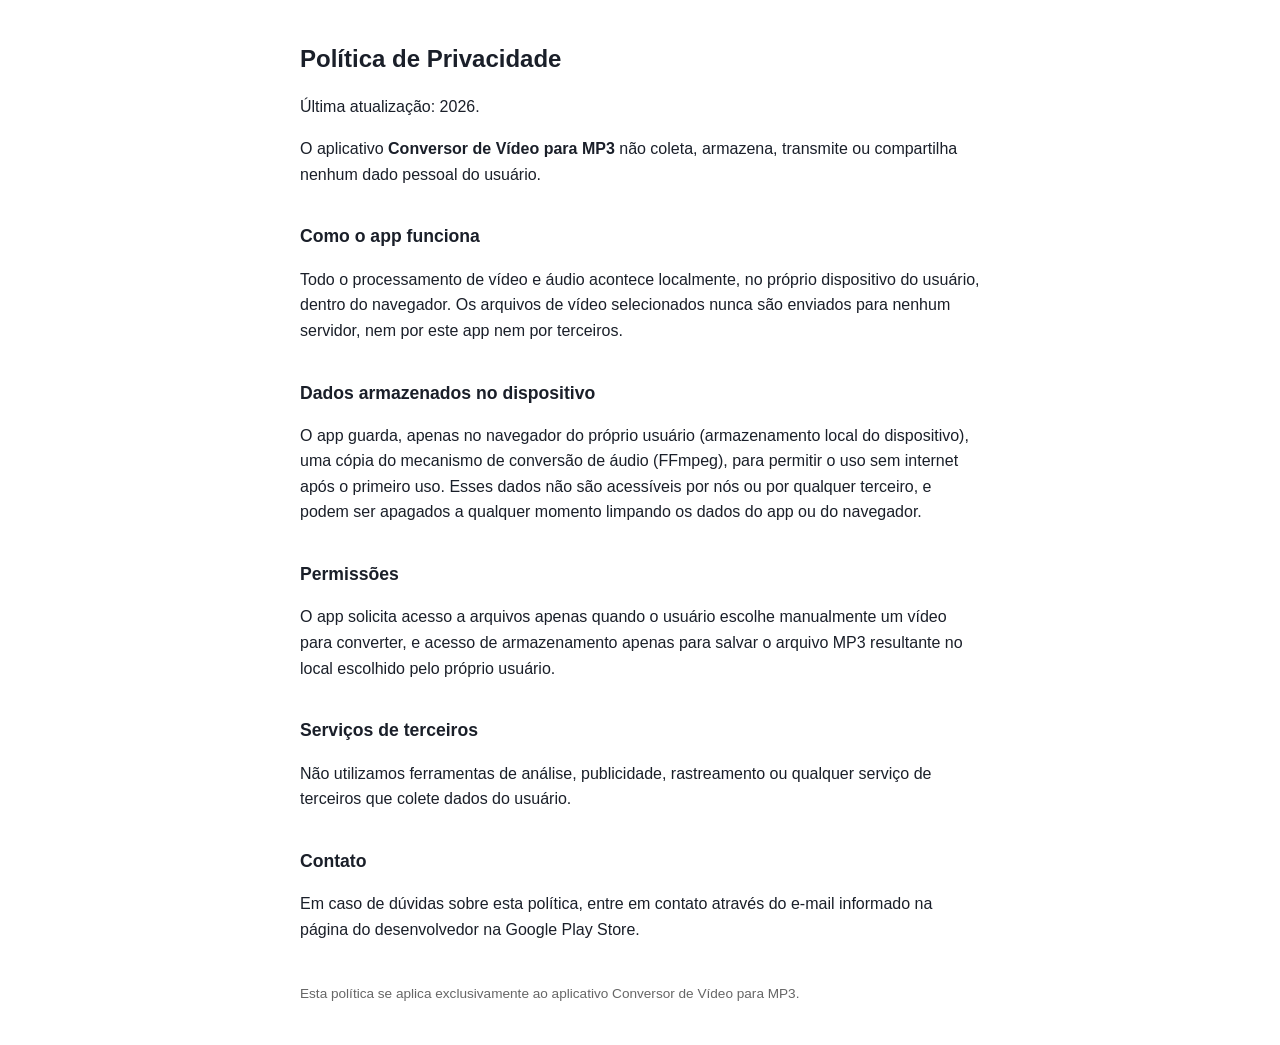
<file: privacy.html>
<!DOCTYPE html>
<html lang="pt-BR">
<head>
<meta charset="UTF-8">
<meta name="viewport" content="width=device-width, initial-scale=1.0">
<title>Política de Privacidade — Conversor de Vídeo para MP3</title>
<style>
  body { font-family: -apple-system, BlinkMacSystemFont, "Segoe UI", Roboto, Arial, sans-serif; max-width: 680px; margin: 40px auto; padding: 0 20px; line-height: 1.6; color: #1a1f29; }
  h1 { font-size: 1.5rem; }
  h2 { font-size: 1.1rem; margin-top: 2em; }
  footer { margin-top: 3em; font-size: 0.85rem; color: #666; }
</style>
</head>
<body>
  <h1>Política de Privacidade</h1>
  <p>Última atualização: 2026.</p>

  <p>O aplicativo <strong>Conversor de Vídeo para MP3</strong> não coleta, armazena, transmite ou compartilha nenhum dado pessoal do usuário.</p>

  <h2>Como o app funciona</h2>
  <p>Todo o processamento de vídeo e áudio acontece localmente, no próprio dispositivo do usuário, dentro do navegador. Os arquivos de vídeo selecionados nunca são enviados para nenhum servidor, nem por este app nem por terceiros.</p>

  <h2>Dados armazenados no dispositivo</h2>
  <p>O app guarda, apenas no navegador do próprio usuário (armazenamento local do dispositivo), uma cópia do mecanismo de conversão de áudio (FFmpeg), para permitir o uso sem internet após o primeiro uso. Esses dados não são acessíveis por nós ou por qualquer terceiro, e podem ser apagados a qualquer momento limpando os dados do app ou do navegador.</p>

  <h2>Permissões</h2>
  <p>O app solicita acesso a arquivos apenas quando o usuário escolhe manualmente um vídeo para converter, e acesso de armazenamento apenas para salvar o arquivo MP3 resultante no local escolhido pelo próprio usuário.</p>

  <h2>Serviços de terceiros</h2>
  <p>Não utilizamos ferramentas de análise, publicidade, rastreamento ou qualquer serviço de terceiros que colete dados do usuário.</p>

  <h2>Contato</h2>
  <p>Em caso de dúvidas sobre esta política, entre em contato através do e-mail informado na página do desenvolvedor na Google Play Store.</p>

  <footer>Esta política se aplica exclusivamente ao aplicativo Conversor de Vídeo para MP3.</footer>
</body>
</html>
</file>
<file: style.css>
/* ============================================
   Tokens
============================================ */
:root {
  --bg: #10131a;
  --surface: #1a1f29;
  --surface-2: #212836;
  --border: #2b3241;
  --text: #edeff4;
  --text-muted: #8d96a6;
  --accent: #4fd1c5;
  --accent-strong: #2dbdaf;
  --accent-contrast: #06201d;
  --warn: #f2a65a;
  --danger: #f2666b;
  --danger-bg: #3a1f22;
  --info-bg: #1c2b36;
  --info-text: #a9d3e6;
  --radius: 10px;
  --radius-lg: 16px;
  --shadow: 0 1px 2px rgba(0, 0, 0, 0.4), 0 8px 24px rgba(0, 0, 0, 0.25);
  --font: -apple-system, BlinkMacSystemFont, "Segoe UI", Roboto, Helvetica, Arial, sans-serif;
}

* { box-sizing: border-box; }

html, body {
  margin: 0;
  padding: 0;
  background: var(--bg);
  color: var(--text);
  font-family: var(--font);
  -webkit-font-smoothing: antialiased;
}

body {
  min-height: 100vh;
  line-height: 1.5;
}

.visually-hidden {
  position: absolute !important;
  width: 1px; height: 1px;
  padding: 0; margin: -1px;
  overflow: hidden;
  clip: rect(0,0,0,0);
  white-space: nowrap;
  border: 0;
}

:focus-visible {
  outline: 2px solid var(--accent);
  outline-offset: 2px;
}

/* ============================================
   Layout
============================================ */
.app {
  max-width: 640px;
  margin: 0 auto;
  padding: 24px 16px 48px;
}

@media (min-width: 640px) {
  .app { padding: 48px 24px 64px; }
}

.app-header {
  text-align: center;
  margin-bottom: 32px;
}

.app-header h1 {
  font-size: clamp(1.5rem, 4vw, 2rem);
  font-weight: 700;
  letter-spacing: -0.02em;
  margin: 0 0 8px;
}

.subtitle {
  color: var(--text-muted);
  margin: 0;
  font-size: 0.95rem;
}

/* Waveform decoration */
.wave {
  display: flex;
  align-items: flex-end;
  justify-content: center;
  gap: 4px;
  height: 32px;
  margin-bottom: 16px;
}
.wave span {
  display: block;
  width: 4px;
  border-radius: 2px;
  background: var(--accent);
  opacity: 0.85;
}
.wave span:nth-child(1) { height: 30%; }
.wave span:nth-child(2) { height: 60%; }
.wave span:nth-child(3) { height: 100%; }
.wave span:nth-child(4) { height: 45%; }
.wave span:nth-child(5) { height: 80%; }
.wave span:nth-child(6) { height: 55%; }
.wave span:nth-child(7) { height: 25%; }

.wave.animating span {
  animation: wave-bounce 0.9s ease-in-out infinite;
}
.wave span:nth-child(1) { animation-delay: 0s; }
.wave span:nth-child(2) { animation-delay: 0.1s; }
.wave span:nth-child(3) { animation-delay: 0.2s; }
.wave span:nth-child(4) { animation-delay: 0.3s; }
.wave span:nth-child(5) { animation-delay: 0.4s; }
.wave span:nth-child(6) { animation-delay: 0.5s; }
.wave span:nth-child(7) { animation-delay: 0.6s; }

@keyframes wave-bounce {
  0%, 100% { transform: scaleY(0.4); }
  50% { transform: scaleY(1); }
}

@media (prefers-reduced-motion: reduce) {
  .wave.animating span { animation: none; }
}

/* ============================================
   Cards / Steps
============================================ */
.card {
  background: var(--surface);
  border: 1px solid var(--border);
  border-radius: var(--radius-lg);
  box-shadow: var(--shadow);
  margin-bottom: 16px;
}

.step {
  display: flex;
  gap: 16px;
  padding: 20px;
}

.step-marker {
  flex: 0 0 auto;
  width: 28px;
  height: 28px;
  border-radius: 50%;
  background: var(--surface-2);
  border: 1px solid var(--border);
  color: var(--accent);
  font-weight: 700;
  font-size: 0.85rem;
  display: flex;
  align-items: center;
  justify-content: center;
}

.step-body { flex: 1 1 auto; min-width: 0; }

.step-body h2 {
  font-size: 1.05rem;
  font-weight: 700;
  margin: 0 0 4px;
}

.hint {
  color: var(--text-muted);
  font-size: 0.85rem;
  margin: 0 0 14px;
}

/* ============================================
   Buttons
============================================ */
.btn {
  display: inline-flex;
  align-items: center;
  justify-content: center;
  gap: 8px;
  font-family: inherit;
  font-size: 0.95rem;
  font-weight: 600;
  border-radius: var(--radius);
  border: 1px solid transparent;
  padding: 12px 20px;
  cursor: pointer;
  transition: background-color 0.15s ease, border-color 0.15s ease, opacity 0.15s ease;
  min-height: 44px;
}

.btn:disabled {
  opacity: 0.45;
  cursor: not-allowed;
}

.btn-secondary {
  background: var(--surface-2);
  border-color: var(--border);
  color: var(--text);
}
.btn-secondary:hover:not(:disabled) { border-color: var(--accent); }

.btn-primary {
  background: var(--accent);
  color: var(--accent-contrast);
}
.btn-primary:hover:not(:disabled) { background: var(--accent-strong); }

.btn-outline {
  background: transparent;
  border-color: var(--border);
  color: var(--text);
}
.btn-outline:hover:not(:disabled) { border-color: var(--text-muted); }

.btn-large {
  width: 100%;
  font-size: 1.05rem;
  padding: 16px 24px;
}

/* ============================================
   File info
============================================ */
.file-info {
  margin-top: 14px;
  display: flex;
  align-items: center;
  gap: 12px;
  padding: 12px 14px;
  background: var(--surface-2);
  border: 1px solid var(--border);
  border-radius: var(--radius);
}

.file-info-icon {
  flex: 0 0 auto;
  width: 36px;
  height: 36px;
  border-radius: 8px;
  background: rgba(79, 209, 197, 0.12);
  color: var(--accent);
  display: flex;
  align-items: center;
  justify-content: center;
  font-size: 1.1rem;
}

.file-info-details { flex: 1 1 auto; min-width: 0; }

.file-name {
  margin: 0;
  font-weight: 600;
  font-size: 0.9rem;
  overflow: hidden;
  text-overflow: ellipsis;
  white-space: nowrap;
}

.file-meta {
  margin: 2px 0 0;
  font-size: 0.8rem;
  color: var(--text-muted);
}

.file-info-check {
  flex: 0 0 auto;
  color: var(--accent);
  font-weight: 700;
}

/* ============================================
   Quality options
============================================ */
.quality-options {
  display: grid;
  grid-template-columns: repeat(2, 1fr);
  gap: 8px;
  margin-bottom: 18px;
}

@media (min-width: 480px) {
  .quality-options { grid-template-columns: repeat(4, 1fr); }
}

.quality-option {
  display: flex;
  align-items: center;
  justify-content: center;
  gap: 6px;
  padding: 10px 8px;
  border: 1px solid var(--border);
  border-radius: var(--radius);
  background: var(--surface-2);
  font-size: 0.85rem;
  font-weight: 600;
  cursor: pointer;
}

.quality-option:has(input:checked) {
  border-color: var(--accent);
  background: rgba(79, 209, 197, 0.12);
  color: var(--accent);
}

.quality-option input {
  accent-color: var(--accent);
}

.field-label {
  display: block;
  font-size: 0.85rem;
  font-weight: 600;
  margin-bottom: 6px;
}

.text-input {
  width: 100%;
  font-family: inherit;
  font-size: 0.95rem;
  padding: 12px 14px;
  border-radius: var(--radius);
  border: 1px solid var(--border);
  background: var(--surface-2);
  color: var(--text);
}

.text-input:focus { border-color: var(--accent); }

/* ============================================
   Save location
============================================ */
.location-status {
  margin: 10px 0 0;
  font-size: 0.85rem;
  color: var(--accent);
  font-weight: 600;
}

/* ============================================
   Banners
============================================ */
.banner {
  padding: 12px 14px;
  border-radius: var(--radius);
  font-size: 0.85rem;
  margin-bottom: 16px;
}

.banner-info {
  background: var(--info-bg);
  color: var(--info-text);
  border: 1px solid rgba(169, 211, 230, 0.2);
}

.banner-danger {
  background: var(--danger-bg);
  color: #ffc2c5;
  border: 1px solid rgba(242, 102, 107, 0.3);
}

/* ============================================
   Convert block / progress
============================================ */
.convert-block {
  display: flex;
  flex-direction: column;
  gap: 10px;
  margin: 24px 0 8px;
}

.progress-block { margin-top: 4px; }

.progress-track {
  height: 10px;
  border-radius: 999px;
  background: var(--surface-2);
  border: 1px solid var(--border);
  overflow: hidden;
}

.progress-fill {
  height: 100%;
  width: 0%;
  background: var(--accent);
  border-radius: 999px;
  transition: width 0.2s ease;
}

.progress-label {
  margin: 8px 0 0;
  font-size: 0.85rem;
  color: var(--text-muted);
  text-align: center;
}

.field-error {
  color: var(--danger);
  font-size: 0.85rem;
  margin: 10px 0 0;
}

.field-error-block {
  text-align: center;
  margin: 0 0 16px;
}

/* ============================================
   Result
============================================ */
.result-card {
  padding: 24px 20px;
  text-align: center;
}

.result-icon {
  width: 48px;
  height: 48px;
  border-radius: 50%;
  background: rgba(79, 209, 197, 0.15);
  color: var(--accent);
  font-size: 1.4rem;
  display: flex;
  align-items: center;
  justify-content: center;
  margin: 0 auto 12px;
}

.result-card h2 {
  margin: 0 0 12px;
  font-size: 1.2rem;
}

.result-details {
  text-align: left;
  background: var(--surface-2);
  border: 1px solid var(--border);
  border-radius: var(--radius);
  padding: 12px 16px;
  margin-bottom: 18px;
}

.result-details p {
  margin: 4px 0;
  font-size: 0.9rem;
}

.result-actions {
  display: flex;
  flex-direction: column;
  gap: 10px;
}

@media (min-width: 480px) {
  .result-actions { flex-direction: row; }
  .result-actions .btn { flex: 1; }
}

/* ============================================
   Footer
============================================ */
.app-footer {
  margin-top: 32px;
  text-align: center;
}

.privacy-note {
  font-size: 0.85rem;
  color: var(--text);
  margin: 0 0 6px;
}

.privacy-note-small {
  font-size: 0.75rem;
  color: var(--text-muted);
  margin: 0;
  line-height: 1.5;
}
</file>
